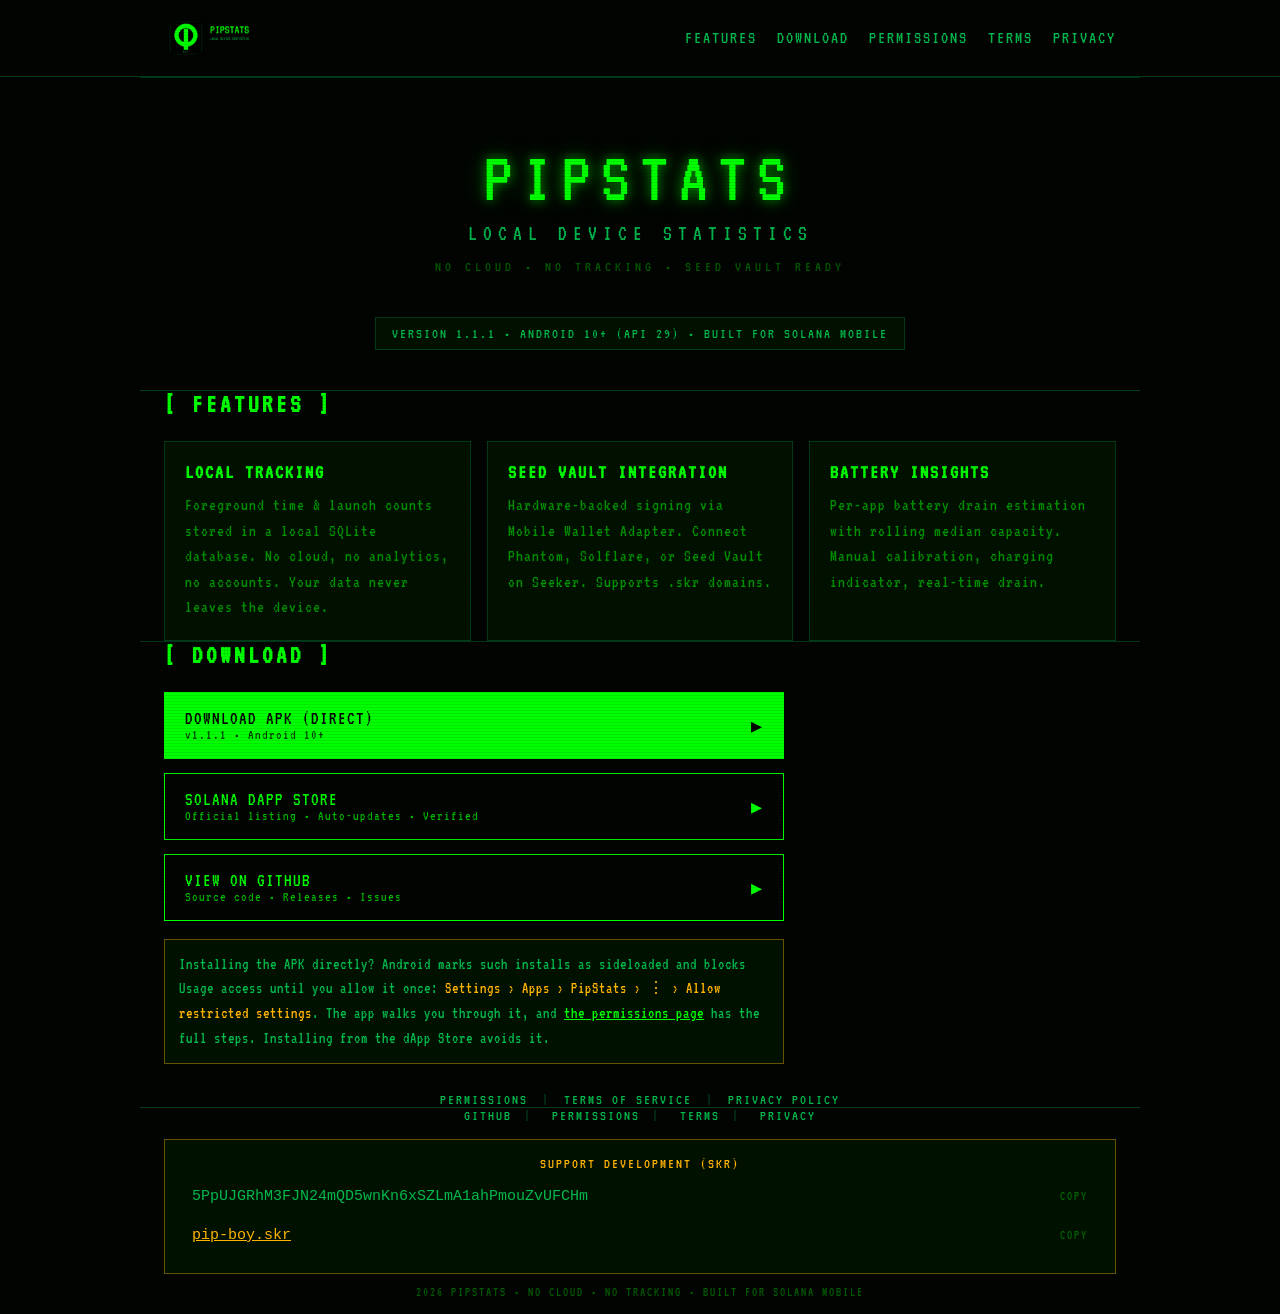
<file: web/index.html>
<!DOCTYPE html>
<html lang="en">
<head>
  <meta charset="UTF-8">
  <meta name="viewport" content="width=device-width, initial-scale=1.0">
  <title>PipStats — Local Device Statistics for Solana Mobile</title>
  <meta name="description" content="PipStats tracks app foreground time, launch counts, and per-app battery drain locally on your device. No cloud, no tracking. Built for Solana Mobile with Seed Vault integration.">

  <meta name="theme-color" content="#00FF00">
  <meta name="mobile-web-app-capable" content="yes">
  <meta name="apple-mobile-web-app-capable" content="yes">
  <meta name="apple-mobile-web-app-status-bar-style" content="black">
  <meta name="apple-mobile-web-app-title" content="PipStats">

  <!-- Open Graph -->
  <meta property="og:type" content="website">
  <meta property="og:title" content="PipStats — Local Device Statistics">
  <meta property="og:description" content="Track app usage & battery drain locally. Seed Vault ready. No cloud. No tracking.">
  <meta property="og:image" content="assets/banner.png">
  <meta name="twitter:card" content="summary_large_image">
  <meta name="twitter:title" content="PipStats — Local Device Statistics">
  <meta name="twitter:description" content="Track app usage & battery drain locally. Seed Vault ready. No cloud. No tracking.">
  <meta name="twitter:image" content="assets/banner.png">

  <link rel="icon" type="image/png" href="assets/favicon.png">
  <link rel="apple-touch-icon" href="assets/logo-icon.png">
  <link rel="preconnect" href="https://fonts.googleapis.com">
  <link rel="preconnect" href="https://fonts.gstatic.com" crossorigin>
  <link href="https://fonts.googleapis.com/css2?family=VT323&display=swap" rel="stylesheet">
  <link rel="stylesheet" href="styles.css">
</head>
<body>
  <header>
    <div class="wrap nav">
      <a class="brand" href="index.html" aria-label="PipStats home">
        <img src="assets/logo.png" alt="PipStats">
      </a>
      <ul>
        <li><a href="#features">FEATURES</a></li>
        <li><a href="#download">DOWNLOAD</a></li>
        <li><a href="permissions.html">PERMISSIONS</a></li>
        <li><a href="terms.html">TERMS</a></li>
        <li><a href="privacy.html">PRIVACY</a></li>
      </ul>
    </div>
  </header>

  <main>
    <section class="wrap hero">
      <h1>PIPSTATS</h1>
      <p class="sub">LOCAL DEVICE STATISTICS</p>
      <p class="tag">NO CLOUD &bull; NO TRACKING &bull; SEED VAULT READY</p>
      <div class="badge">VERSION 1.1.1 &bull; ANDROID 10+ (API 29) &bull; BUILT FOR SOLANA MOBILE</div>
    </section>

    <section id="features" class="wrap">
      <h2 class="section-title">[ FEATURES ]</h2>
      <div class="features">
        <div class="feature">
          <h3>LOCAL TRACKING</h3>
          <p>Foreground time &amp; launch counts stored in a local SQLite database. No cloud, no analytics, no accounts. Your data never leaves the device.</p>
        </div>
        <div class="feature">
          <h3>SEED VAULT INTEGRATION</h3>
          <p>Hardware-backed signing via Mobile Wallet Adapter. Connect Phantom, Solflare, or Seed Vault on Seeker. Supports .skr domains.</p>
        </div>
        <div class="feature">
          <h3>BATTERY INSIGHTS</h3>
          <p>Per-app battery drain estimation with rolling median capacity. Manual calibration, charging indicator, real-time drain.</p>
        </div>
      </div>
    </section>

    <section id="download" class="wrap">
      <h2 class="section-title">[ DOWNLOAD ]</h2>
      <div class="download">
        <a class="btn primary" href="https://github.com/ShevchukIhor/PipStats/releases/download/v1.1.1/v1.1.1.apk">
          <span class="lbl"><span class="t">DOWNLOAD APK (DIRECT)</span><span class="s">v1.1.1 &bull; Android 10+</span></span>
          <span class="arr">&#9656;</span>
        </a>
        <a class="btn" href="solanadappstore://details?id=com.pipstats.app">
          <span class="lbl"><span class="t">SOLANA DAPP STORE</span><span class="s">Official listing &bull; Auto-updates &bull; Verified</span></span>
          <span class="arr">&#9656;</span>
        </a>
        <a class="btn" href="https://github.com/ShevchukIhor/PipStats">
          <span class="lbl"><span class="t">VIEW ON GITHUB</span><span class="s">Source code &bull; Releases &bull; Issues</span></span>
          <span class="arr">&#9656;</span>
        </a>
      </div>
      <p class="sideload-note">Installing the APK directly? Android marks such installs
      as sideloaded and blocks Usage access until you allow it once:
      <em>Settings &rsaquo; Apps &rsaquo; PipStats &rsaquo; &#8942; &rsaquo; Allow restricted
      settings</em>. The app walks you through it, and
      <a href="permissions.html">the permissions page</a> has the full steps. Installing
      from the dApp Store avoids it.</p>
      <div class="legal-links">
        <a href="permissions.html">PERMISSIONS</a><span>|</span><a href="terms.html">TERMS OF SERVICE</a><span>|</span><a href="privacy.html">PRIVACY POLICY</a>
      </div>
    </section>

    <footer class="wrap">
      <div class="links">
        <a href="https://github.com/ShevchukIhor/PipStats">GITHUB</a><span>|</span>
        <a href="permissions.html">PERMISSIONS</a><span>|</span>
        <a href="terms.html">TERMS</a><span>|</span>
        <a href="privacy.html">PRIVACY</a>
      </div>
      <div class="donate">
        <div class="ttl">SUPPORT DEVELOPMENT (SKR)</div>
        <button type="button" class="copybtn" data-copy="5PpUJGRhM3FJN24mQD5wnKn6xSZLmA1ahPmouZvUFCHm">
          <code>5PpUJGRhM3FJN24mQD5wnKn6xSZLmA1ahPmouZvUFCHm</code><span class="ind" aria-hidden="true">COPY</span>
        </button>
        <button type="button" class="copybtn dom" data-copy="pip-boy.skr">
          <code>pip-boy.skr</code><span class="ind" aria-hidden="true">COPY</span>
        </button>
      </div>
      <p class="copy">2026 PIPSTATS &bull; NO CLOUD &bull; NO TRACKING &bull; BUILT FOR SOLANA MOBILE</p>
    </footer>
  </main>
  <script>
    document.querySelectorAll('.donate .copybtn').forEach(function (btn) {
      var ind = btn.querySelector('.ind');
      var revert;
      btn.addEventListener('click', function () {
        var text = btn.dataset.copy;
        var done = function (ok) {
          ind.textContent = ok ? 'COPIED' : 'SELECT & COPY';
          btn.classList.toggle('ok', ok);
          clearTimeout(revert);
          revert = setTimeout(function () {
            ind.textContent = 'COPY';
            btn.classList.remove('ok');
          }, 1600);
        };
        // clipboard.writeText needs a secure context; fall back to selecting
        // the text so the button still does something useful over plain http.
        if (navigator.clipboard && window.isSecureContext) {
          navigator.clipboard.writeText(text).then(function () { done(true); }, function () { done(false); });
        } else {
          var r = document.createRange();
          r.selectNodeContents(btn.querySelector('code'));
          var sel = window.getSelection();
          sel.removeAllRanges();
          sel.addRange(r);
          done(false);
        }
      });
    });
  </script>
</body>
</html>
</file>
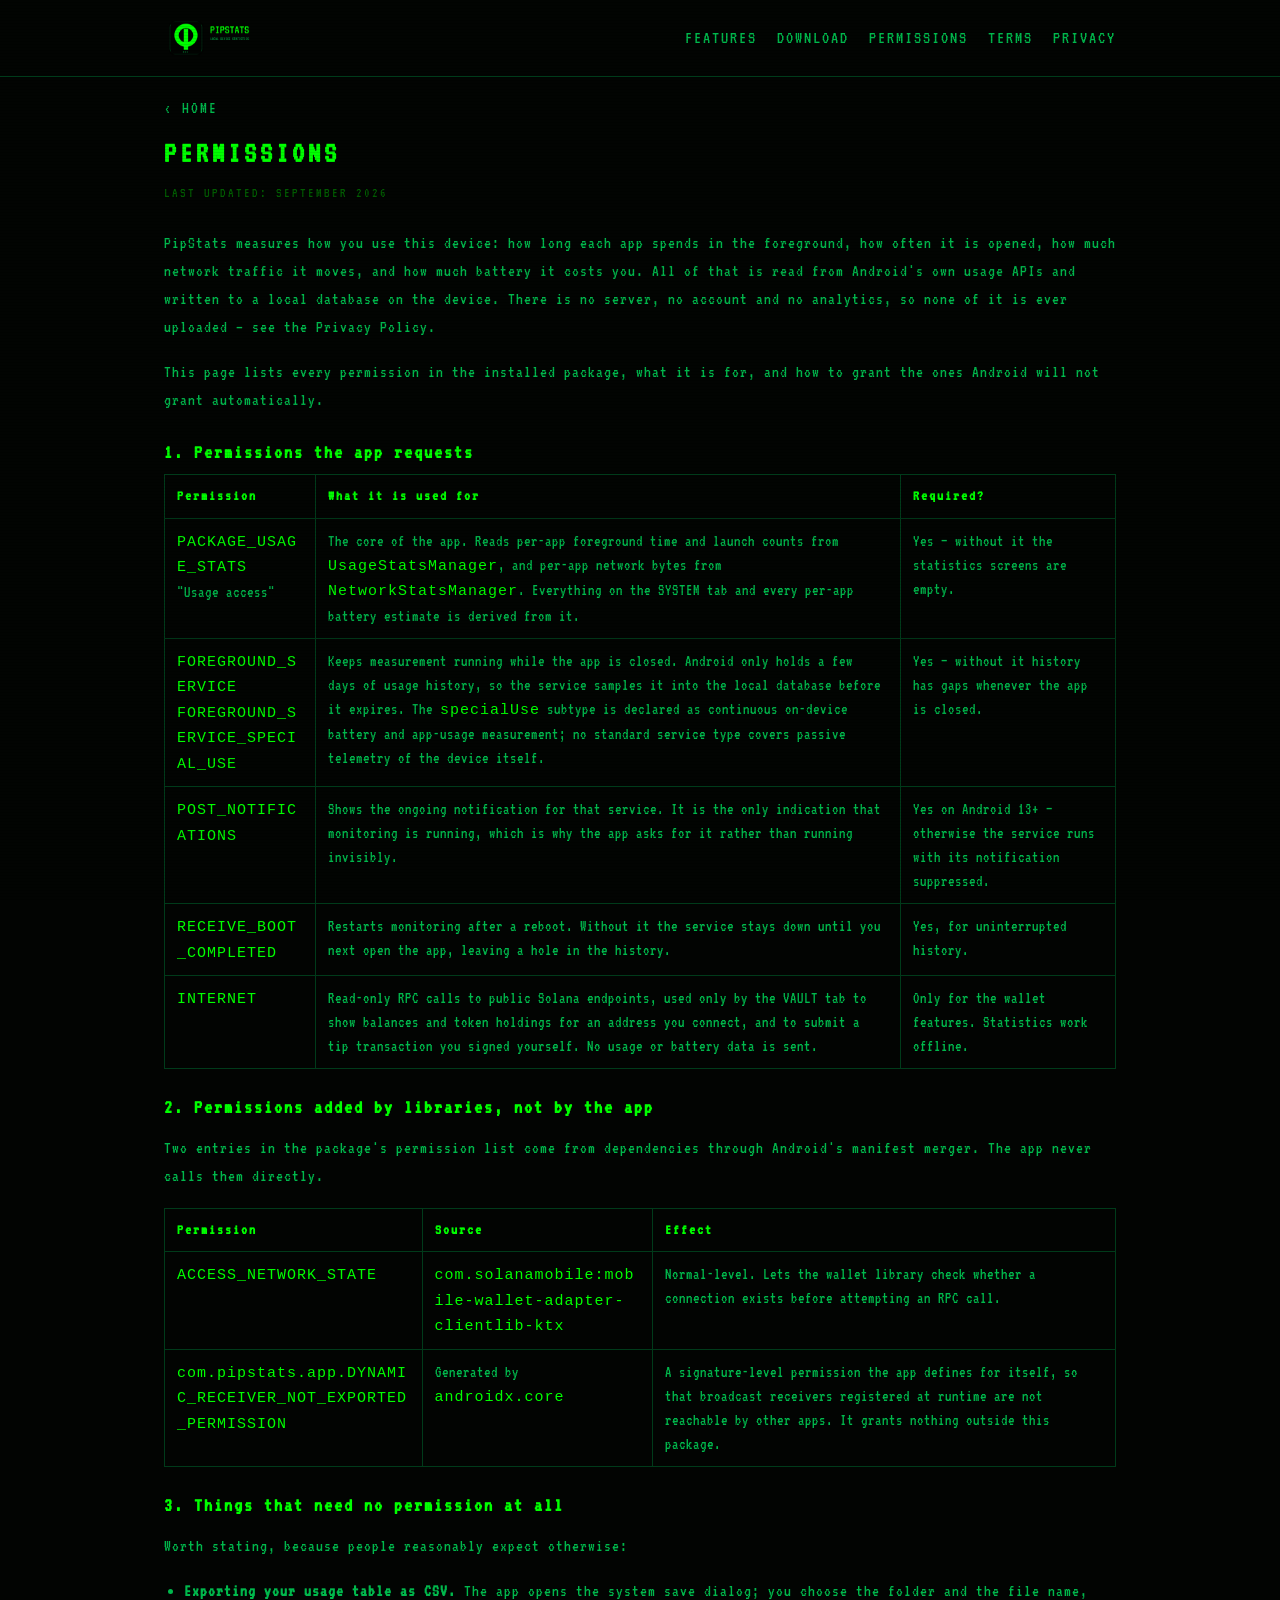
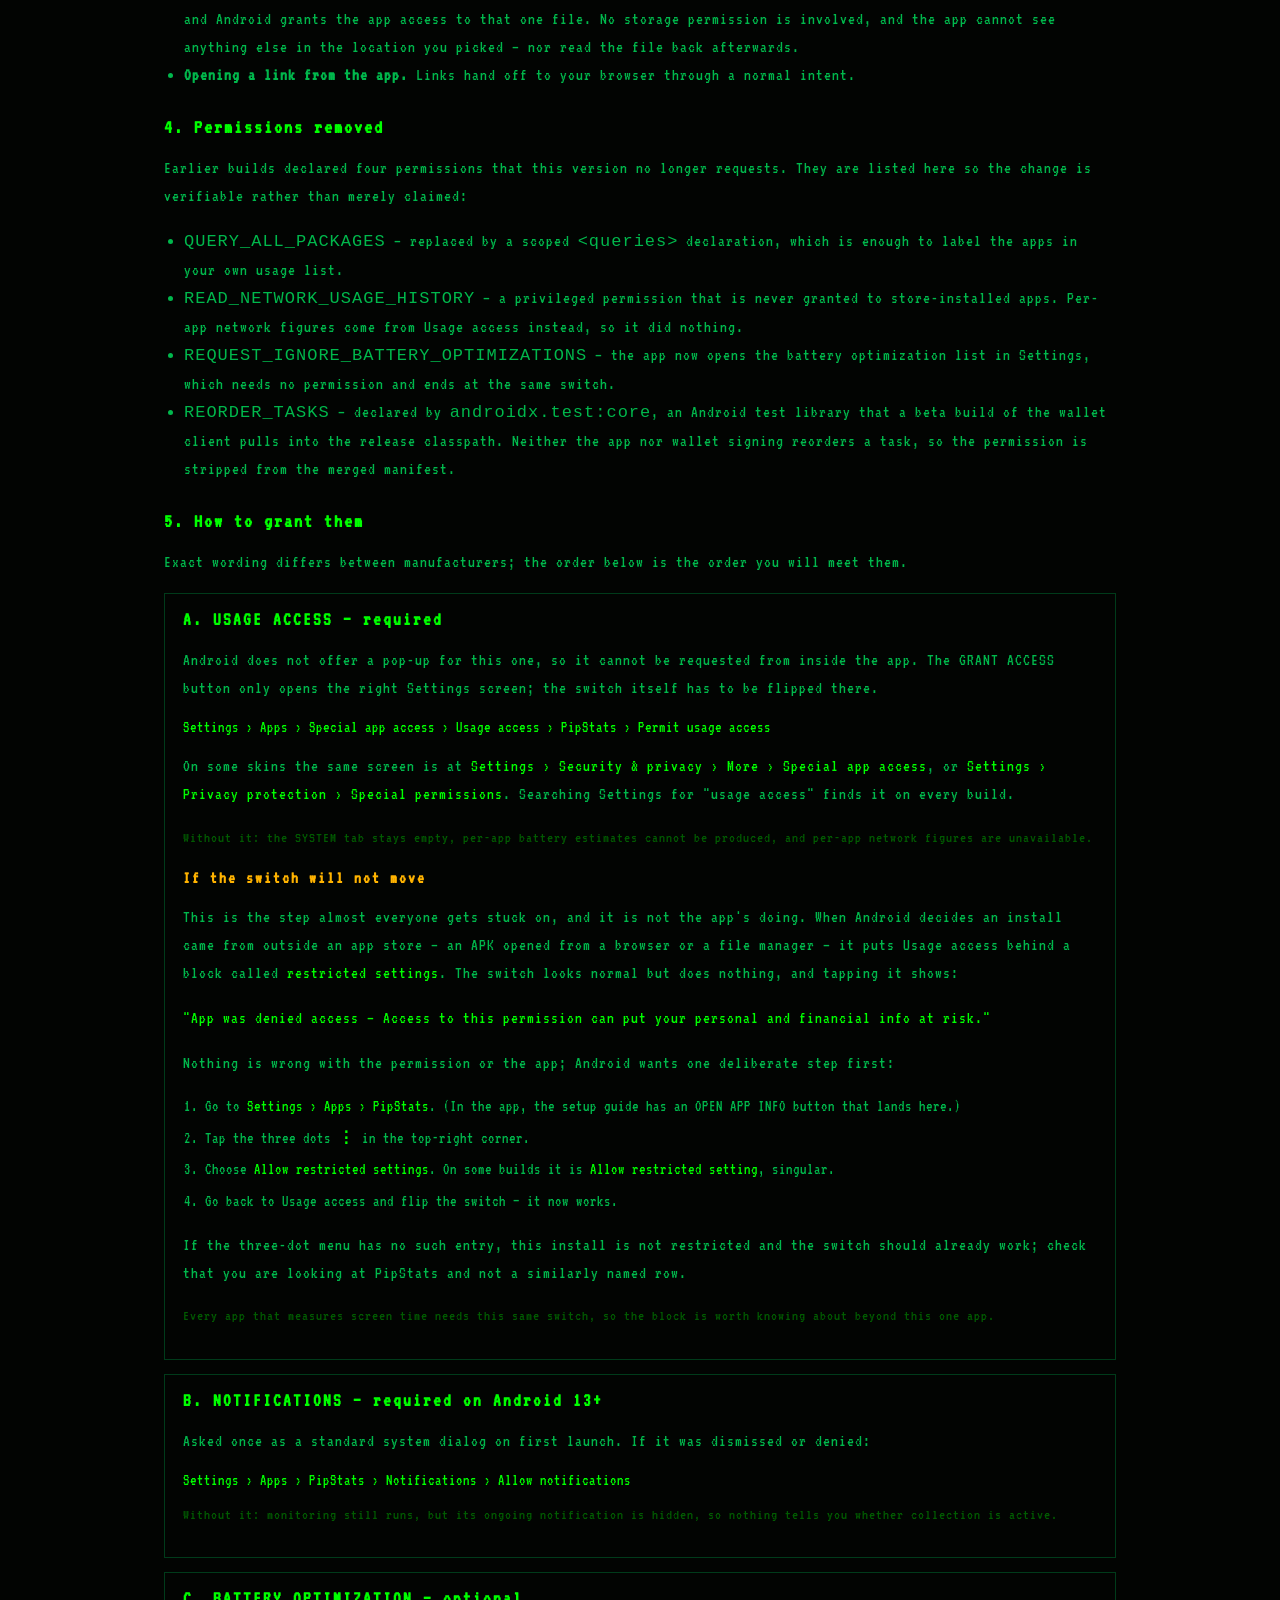
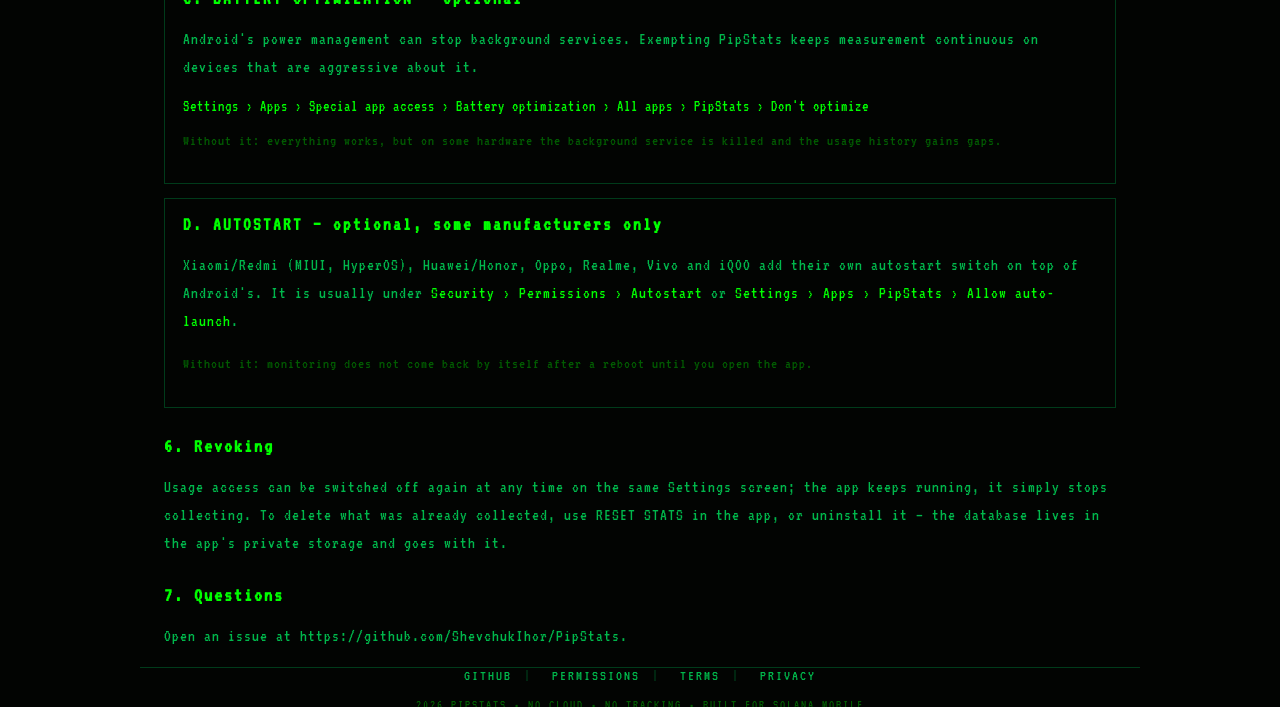
<file: web/permissions.html>
<!DOCTYPE html>
<html lang="en">
<head>
  <meta charset="UTF-8">
  <meta name="viewport" content="width=device-width, initial-scale=1.0">
  <title>Permissions — PipStats</title>
  <meta name="description" content="Every Android permission PipStats requests, why it is needed, and step-by-step instructions for granting each one.">
  <meta name="theme-color" content="#00FF00">
  <link rel="icon" type="image/png" href="assets/favicon.png">
  <link rel="apple-touch-icon" href="assets/logo-icon.png">
  <link href="https://fonts.googleapis.com/css2?family=VT323&display=swap" rel="stylesheet">
  <link rel="stylesheet" href="styles.css">
</head>
<body>
  <header>
    <div class="wrap nav">
      <a class="brand" href="index.html" aria-label="PipStats home">
        <img src="assets/logo.png" alt="PipStats">
      </a>
      <ul>
        <li><a href="index.html#features">FEATURES</a></li>
        <li><a href="index.html#download">DOWNLOAD</a></li>
        <li><a href="permissions.html">PERMISSIONS</a></li>
        <li><a href="terms.html">TERMS</a></li>
        <li><a href="privacy.html">PRIVACY</a></li>
      </ul>
    </div>
  </header>

  <main class="wrap legal">
    <p class="back"><a href="index.html">HOME</a></p>
    <h1>PERMISSIONS</h1>
    <p class="updated">LAST UPDATED: SEPTEMBER 2026</p>

    <p>PipStats measures how you use this device: how long each app spends in the
    foreground, how often it is opened, how much network traffic it moves, and how
    much battery it costs you. All of that is read from Android's own usage APIs and
    written to a local database on the device. There is no server, no account and no
    analytics, so none of it is ever uploaded &mdash; see the
    <a href="privacy.html">Privacy Policy</a>.</p>

    <p>This page lists every permission in the installed package, what it is for, and
    how to grant the ones Android will not grant automatically.</p>

    <h2>1. Permissions the app requests</h2>

    <table class="perms">
      <thead>
        <tr><th>Permission</th><th>What it is used for</th><th>Required?</th></tr>
      </thead>
      <tbody>
        <tr>
          <td data-label="PERMISSION"><code>PACKAGE_USAGE_STATS</code><br>"Usage access"</td>
          <td data-label="USED FOR">The core of the app. Reads per-app foreground time and launch
          counts from <code>UsageStatsManager</code>, and per-app network bytes from
          <code>NetworkStatsManager</code>. Everything on the SYSTEM tab and every
          per-app battery estimate is derived from it.</td>
          <td data-label="REQUIRED?">Yes &mdash; without it the statistics screens are empty.</td>
        </tr>
        <tr>
          <td data-label="PERMISSION"><code>FOREGROUND_SERVICE</code><br><code>FOREGROUND_SERVICE_SPECIAL_USE</code></td>
          <td data-label="USED FOR">Keeps measurement running while the app is closed. Android only
          holds a few days of usage history, so the service samples it into the local
          database before it expires. The <code>specialUse</code> subtype is declared as
          continuous on-device battery and app-usage measurement; no standard service
          type covers passive telemetry of the device itself.</td>
          <td data-label="REQUIRED?">Yes &mdash; without it history has gaps whenever the app is closed.</td>
        </tr>
        <tr>
          <td data-label="PERMISSION"><code>POST_NOTIFICATIONS</code></td>
          <td data-label="USED FOR">Shows the ongoing notification for that service. It is the only
          indication that monitoring is running, which is why the app asks for it rather
          than running invisibly.</td>
          <td data-label="REQUIRED?">Yes on Android 13+ &mdash; otherwise the service runs with its
          notification suppressed.</td>
        </tr>
        <tr>
          <td data-label="PERMISSION"><code>RECEIVE_BOOT_COMPLETED</code></td>
          <td data-label="USED FOR">Restarts monitoring after a reboot. Without it the service stays
          down until you next open the app, leaving a hole in the history.</td>
          <td data-label="REQUIRED?">Yes, for uninterrupted history.</td>
        </tr>
        <tr>
          <td data-label="PERMISSION"><code>INTERNET</code></td>
          <td data-label="USED FOR">Read-only RPC calls to public Solana endpoints, used only by the
          VAULT tab to show balances and token holdings for an address you connect, and to
          submit a tip transaction you signed yourself. No usage or battery data is sent.</td>
          <td data-label="REQUIRED?">Only for the wallet features. Statistics work offline.</td>
        </tr>
      </tbody>
    </table>

    <h2>2. Permissions added by libraries, not by the app</h2>
    <p>Two entries in the package's permission list come from dependencies through
    Android's manifest merger. The app never calls them directly.</p>
    <table class="perms">
      <thead>
        <tr><th>Permission</th><th>Source</th><th>Effect</th></tr>
      </thead>
      <tbody>
        <tr>
          <td data-label="PERMISSION"><code>ACCESS_NETWORK_STATE</code></td>
          <td data-label="SOURCE"><code>com.solanamobile:mobile-wallet-adapter-clientlib-ktx</code></td>
          <td data-label="EFFECT">Normal-level. Lets the wallet library check whether a connection
          exists before attempting an RPC call.</td>
        </tr>
        <tr>
          <td data-label="PERMISSION"><code>com.pipstats.app.DYNAMIC_RECEIVER_NOT_EXPORTED_PERMISSION</code></td>
          <td data-label="SOURCE">Generated by <code>androidx.core</code></td>
          <td data-label="EFFECT">A signature-level permission the app defines for itself, so that
          broadcast receivers registered at runtime are not reachable by other apps. It
          grants nothing outside this package.</td>
        </tr>
      </tbody>
    </table>

    <h2>3. Things that need no permission at all</h2>
    <p>Worth stating, because people reasonably expect otherwise:</p>
    <ul>
      <li><strong>Exporting your usage table as CSV.</strong> The app opens the
      system save dialog; you choose the folder and the file name, and Android
      grants the app access to that one file. No storage permission is involved,
      and the app cannot see anything else in the location you picked &mdash; nor
      read the file back afterwards.</li>
      <li><strong>Opening a link from the app.</strong> Links hand off to your
      browser through a normal intent.</li>
    </ul>

    <h2>4. Permissions removed</h2>
    <p>Earlier builds declared four permissions that this version no longer requests.
    They are listed here so the change is verifiable rather than merely claimed:</p>
    <ul>
      <li><code>QUERY_ALL_PACKAGES</code> &mdash; replaced by a scoped
      <code>&lt;queries&gt;</code> declaration, which is enough to label the apps in
      your own usage list.</li>
      <li><code>READ_NETWORK_USAGE_HISTORY</code> &mdash; a privileged permission that
      is never granted to store-installed apps. Per-app network figures come from
      Usage access instead, so it did nothing.</li>
      <li><code>REQUEST_IGNORE_BATTERY_OPTIMIZATIONS</code> &mdash; the app now opens
      the battery optimization list in Settings, which needs no permission and ends at
      the same switch.</li>
      <li><code>REORDER_TASKS</code> &mdash; declared by <code>androidx.test:core</code>,
      an Android test library that a beta build of the wallet client pulls into the
      release classpath. Neither the app nor wallet signing reorders a task, so the
      permission is stripped from the merged manifest.</li>
    </ul>

    <h2>5. How to grant them</h2>
    <p>Exact wording differs between manufacturers; the order below is the order you
    will meet them.</p>

    <div class="steps">
      <div class="step">
        <h3>A. USAGE ACCESS &mdash; required</h3>
        <p>Android does not offer a pop-up for this one, so it cannot be requested from
        inside the app. The GRANT ACCESS button only opens the right Settings screen;
        the switch itself has to be flipped there.</p>
        <span class="path">Settings &rsaquo; Apps &rsaquo; Special app access &rsaquo; Usage access &rsaquo; PipStats &rsaquo; Permit usage access</span>
        <p>On some skins the same screen is at <em>Settings &rsaquo; Security &amp; privacy
        &rsaquo; More &rsaquo; Special app access</em>, or <em>Settings &rsaquo; Privacy
        protection &rsaquo; Special permissions</em>. Searching Settings for
        "usage access" finds it on every build.</p>
        <p class="miss">Without it: the SYSTEM tab stays empty, per-app battery estimates
        cannot be produced, and per-app network figures are unavailable.</p>

        <h4>If the switch will not move</h4>
        <p>This is the step almost everyone gets stuck on, and it is not the app's
        doing. When Android decides an install came from outside an app store &mdash;
        an APK opened from a browser or a file manager &mdash; it puts Usage access
        behind a block called <em>restricted settings</em>. The switch looks normal
        but does nothing, and tapping it shows:</p>
        <p><em>"App was denied access &mdash; Access to this permission can put your
        personal and financial info at risk."</em></p>
        <p>Nothing is wrong with the permission or the app; Android wants one
        deliberate step first:</p>
        <ol>
          <li>Go to <em>Settings &rsaquo; Apps &rsaquo; PipStats</em>. (In the app, the
          setup guide has an OPEN APP INFO button that lands here.)</li>
          <li>Tap the three dots <strong>&#8942;</strong> in the top-right corner.</li>
          <li>Choose <em>Allow restricted settings</em>. On some builds it is
          <em>Allow restricted setting</em>, singular.</li>
          <li>Go back to Usage access and flip the switch &mdash; it now works.</li>
        </ol>
        <p>If the three-dot menu has no such entry, this install is not restricted and
        the switch should already work; check that you are looking at PipStats and not
        a similarly named row.</p>
        <p class="miss">Every app that measures screen time needs this same switch, so
        the block is worth knowing about beyond this one app.</p>
      </div>

      <div class="step">
        <h3>B. NOTIFICATIONS &mdash; required on Android 13+</h3>
        <p>Asked once as a standard system dialog on first launch. If it was dismissed
        or denied:</p>
        <span class="path">Settings &rsaquo; Apps &rsaquo; PipStats &rsaquo; Notifications &rsaquo; Allow notifications</span>
        <p class="miss">Without it: monitoring still runs, but its ongoing notification is
        hidden, so nothing tells you whether collection is active.</p>
      </div>

      <div class="step">
        <h3>C. BATTERY OPTIMIZATION &mdash; optional</h3>
        <p>Android's power management can stop background services. Exempting PipStats
        keeps measurement continuous on devices that are aggressive about it.</p>
        <span class="path">Settings &rsaquo; Apps &rsaquo; Special app access &rsaquo; Battery optimization &rsaquo; All apps &rsaquo; PipStats &rsaquo; Don't optimize</span>
        <p class="miss">Without it: everything works, but on some hardware the background
        service is killed and the usage history gains gaps.</p>
      </div>

      <div class="step">
        <h3>D. AUTOSTART &mdash; optional, some manufacturers only</h3>
        <p>Xiaomi/Redmi (MIUI, HyperOS), Huawei/Honor, Oppo, Realme, Vivo and iQOO add
        their own autostart switch on top of Android's. It is usually under
        <em>Security &rsaquo; Permissions &rsaquo; Autostart</em> or
        <em>Settings &rsaquo; Apps &rsaquo; PipStats &rsaquo; Allow auto-launch</em>.</p>
        <p class="miss">Without it: monitoring does not come back by itself after a reboot
        until you open the app.</p>
      </div>
    </div>

    <h2>6. Revoking</h2>
    <p>Usage access can be switched off again at any time on the same Settings screen;
    the app keeps running, it simply stops collecting. To delete what was already
    collected, use RESET STATS in the app, or uninstall it &mdash; the database lives
    in the app's private storage and goes with it.</p>

    <h2>7. Questions</h2>
    <p>Open an issue at <a href="https://github.com/ShevchukIhor/PipStats">https://github.com/ShevchukIhor/PipStats</a>.</p>
  </main>

  <footer class="wrap">
    <div class="links">
      <a href="https://github.com/ShevchukIhor/PipStats">GITHUB</a><span>|</span>
      <a href="permissions.html">PERMISSIONS</a><span>|</span>
      <a href="terms.html">TERMS</a><span>|</span>
      <a href="privacy.html">PRIVACY</a>
    </div>
    <p class="copy">2026 PIPSTATS &bull; NO CLOUD &bull; NO TRACKING &bull; BUILT FOR SOLANA MOBILE</p>
  </footer>
</body>
</html>
</file>
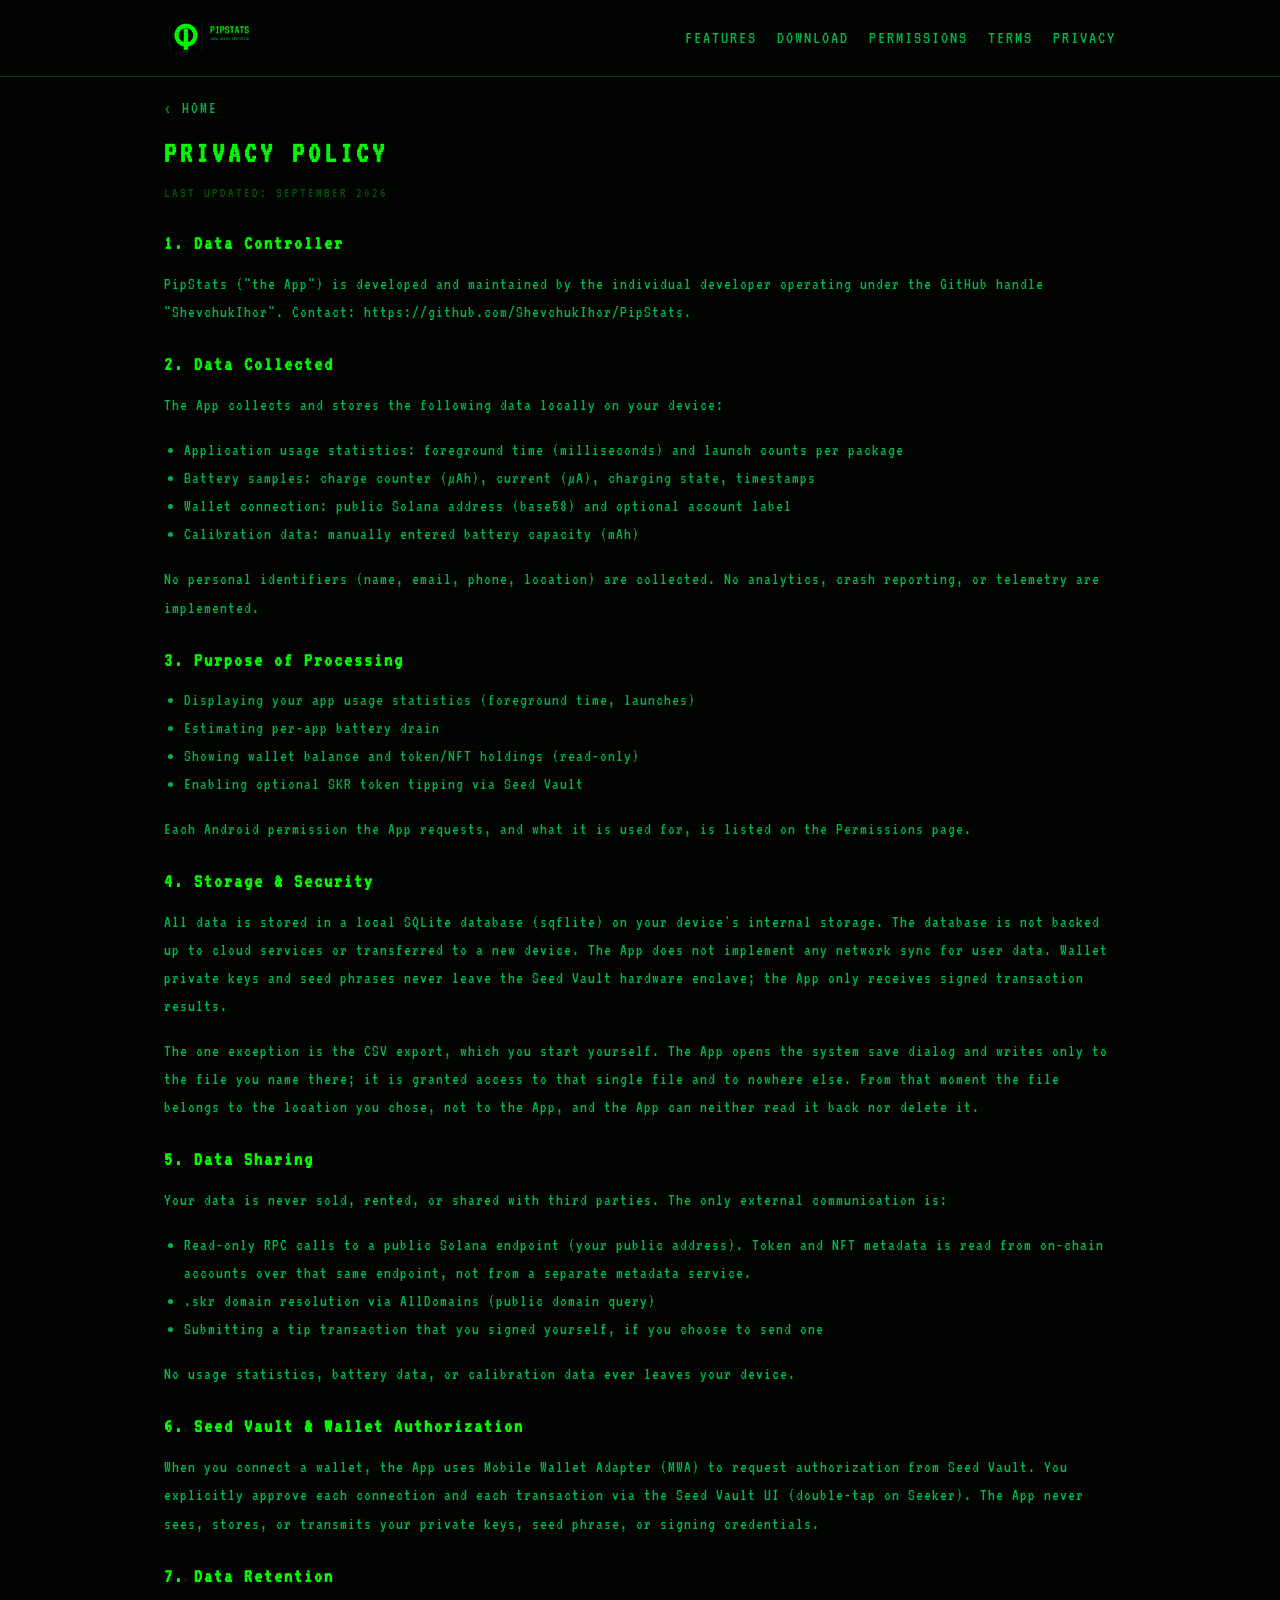
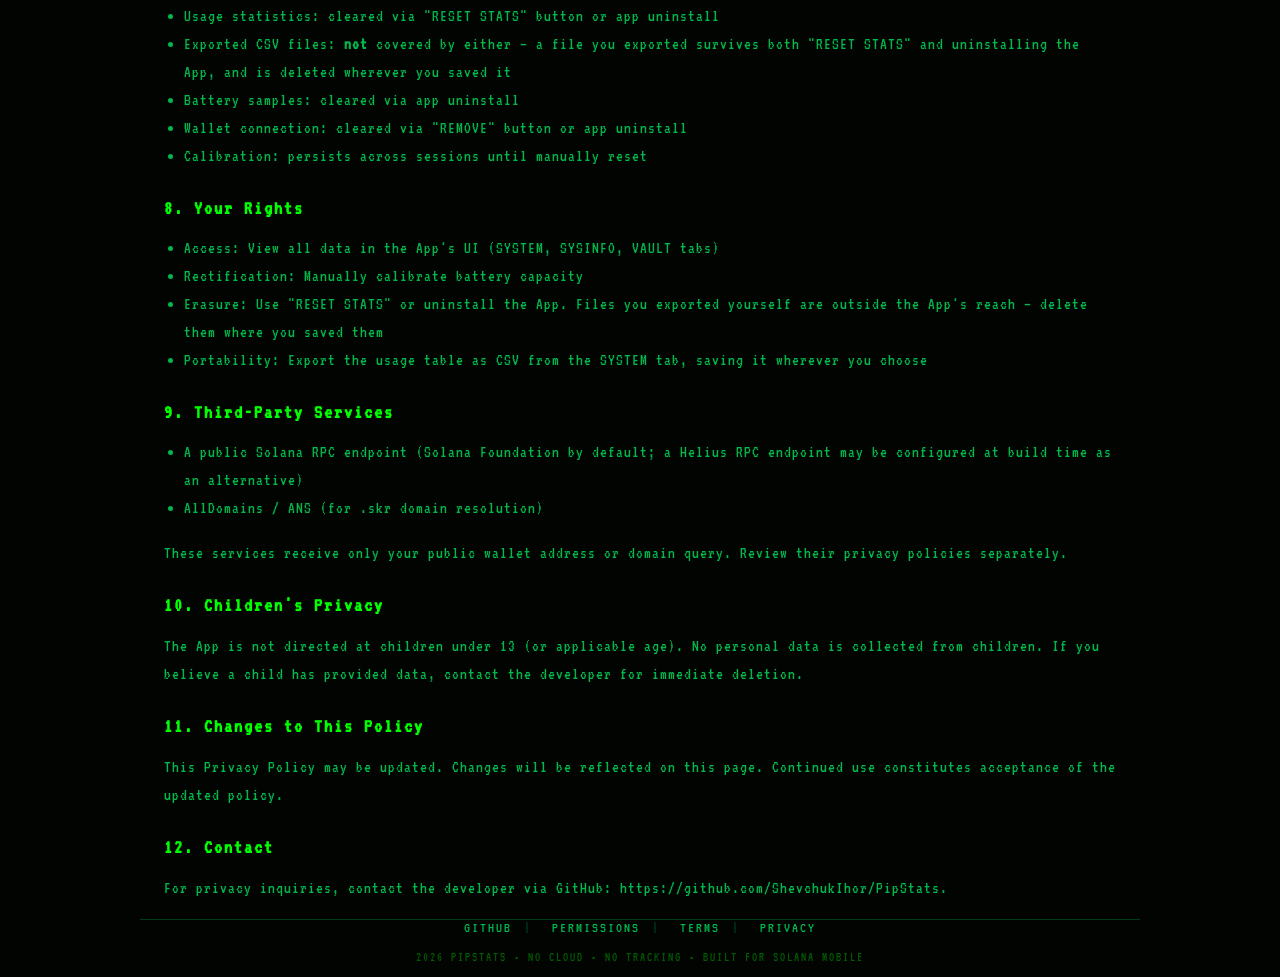
<file: web/privacy.html>
<!DOCTYPE html>
<html lang="en">
<head>
  <meta charset="UTF-8">
  <meta name="viewport" content="width=device-width, initial-scale=1.0">
  <title>Privacy Policy — PipStats</title>
  <meta name="description" content="PipStats Privacy Policy.">
  <meta name="theme-color" content="#00FF00">
  <link rel="icon" type="image/png" href="assets/favicon.png">
  <link rel="apple-touch-icon" href="assets/logo-icon.png">
  <link href="https://fonts.googleapis.com/css2?family=VT323&display=swap" rel="stylesheet">
  <link rel="stylesheet" href="styles.css">
</head>
<body>
  <header>
    <div class="wrap nav">
      <a class="brand" href="index.html" aria-label="PipStats home">
        <img src="assets/logo.png" alt="PipStats">
      </a>
      <ul>
        <li><a href="index.html#features">FEATURES</a></li>
        <li><a href="index.html#download">DOWNLOAD</a></li>
        <li><a href="permissions.html">PERMISSIONS</a></li>
        <li><a href="terms.html">TERMS</a></li>
        <li><a href="privacy.html">PRIVACY</a></li>
      </ul>
    </div>
  </header>

  <main class="wrap legal">
    <p class="back"><a href="index.html">HOME</a></p>
    <h1>PRIVACY POLICY</h1>
    <p class="updated">LAST UPDATED: SEPTEMBER 2026</p>

    <h2>1. Data Controller</h2>
    <p>PipStats ("the App") is developed and maintained by the individual developer operating under the GitHub handle "ShevchukIhor". Contact: <a href="https://github.com/ShevchukIhor/PipStats">https://github.com/ShevchukIhor/PipStats</a>.</p>

    <h2>2. Data Collected</h2>
    <p>The App collects and stores the following data locally on your device:</p>
    <ul>
      <li>Application usage statistics: foreground time (milliseconds) and launch counts per package</li>
      <li>Battery samples: charge counter (µAh), current (µA), charging state, timestamps</li>
      <li>Wallet connection: public Solana address (base58) and optional account label</li>
      <li>Calibration data: manually entered battery capacity (mAh)</li>
    </ul>
    <p>No personal identifiers (name, email, phone, location) are collected. No analytics, crash reporting, or telemetry are implemented.</p>

    <h2>3. Purpose of Processing</h2>
    <ul>
      <li>Displaying your app usage statistics (foreground time, launches)</li>
      <li>Estimating per-app battery drain</li>
      <li>Showing wallet balance and token/NFT holdings (read-only)</li>
      <li>Enabling optional SKR token tipping via Seed Vault</li>
    </ul>

    <p>Each Android permission the App requests, and what it is used for, is listed on the <a href="permissions.html">Permissions</a> page.</p>

    <h2>4. Storage &amp; Security</h2>
    <p>All data is stored in a local SQLite database (sqflite) on your device's internal storage. The database is not backed up to cloud services or transferred to a new device. The App does not implement any network sync for user data. Wallet private keys and seed phrases never leave the Seed Vault hardware enclave; the App only receives signed transaction results.</p>
    <p>The one exception is the CSV export, which you start yourself. The App opens the system save dialog and writes only to the file you name there; it is granted access to that single file and to nowhere else. From that moment the file belongs to the location you chose, not to the App, and the App can neither read it back nor delete it.</p>

    <h2>5. Data Sharing</h2>
    <p>Your data is never sold, rented, or shared with third parties. The only external communication is:</p>
    <ul>
      <li>Read-only RPC calls to a public Solana endpoint (your public address). Token and NFT metadata is read from on-chain accounts over that same endpoint, not from a separate metadata service.</li>
      <li>.skr domain resolution via AllDomains (public domain query)</li>
      <li>Submitting a tip transaction that you signed yourself, if you choose to send one</li>
    </ul>
    <p>No usage statistics, battery data, or calibration data ever leaves your device.</p>

    <h2>6. Seed Vault &amp; Wallet Authorization</h2>
    <p>When you connect a wallet, the App uses Mobile Wallet Adapter (MWA) to request authorization from Seed Vault. You explicitly approve each connection and each transaction via the Seed Vault UI (double-tap on Seeker). The App never sees, stores, or transmits your private keys, seed phrase, or signing credentials.</p>

    <h2>7. Data Retention</h2>
    <ul>
      <li>Usage statistics: cleared via "RESET STATS" button or app uninstall</li>
      <li>Exported CSV files: <strong>not</strong> covered by either — a file you exported survives both "RESET STATS" and uninstalling the App, and is deleted wherever you saved it</li>
      <li>Battery samples: cleared via app uninstall</li>
      <li>Wallet connection: cleared via "REMOVE" button or app uninstall</li>
      <li>Calibration: persists across sessions until manually reset</li>
    </ul>

    <h2>8. Your Rights</h2>
    <ul>
      <li>Access: View all data in the App's UI (SYSTEM, SYSINFO, VAULT tabs)</li>
      <li>Rectification: Manually calibrate battery capacity</li>
      <li>Erasure: Use "RESET STATS" or uninstall the App. Files you exported yourself are outside the App's reach — delete them where you saved them</li>
      <li>Portability: Export the usage table as CSV from the SYSTEM tab, saving it wherever you choose</li>
    </ul>

    <h2>9. Third-Party Services</h2>
    <ul>
      <li>A public Solana RPC endpoint (Solana Foundation by default; a Helius RPC endpoint may be configured at build time as an alternative)</li>
      <li>AllDomains / ANS (for .skr domain resolution)</li>
    </ul>
    <p>These services receive only your public wallet address or domain query. Review their privacy policies separately.</p>

    <h2>10. Children's Privacy</h2>
    <p>The App is not directed at children under 13 (or applicable age). No personal data is collected from children. If you believe a child has provided data, contact the developer for immediate deletion.</p>

    <h2>11. Changes to This Policy</h2>
    <p>This Privacy Policy may be updated. Changes will be reflected on this page. Continued use constitutes acceptance of the updated policy.</p>

    <h2>12. Contact</h2>
    <p>For privacy inquiries, contact the developer via GitHub: <a href="https://github.com/ShevchukIhor/PipStats">https://github.com/ShevchukIhor/PipStats</a>.</p>
  </main>

  <footer class="wrap">
    <div class="links">
      <a href="https://github.com/ShevchukIhor/PipStats">GITHUB</a><span>|</span>
      <a href="permissions.html">PERMISSIONS</a><span>|</span>
      <a href="terms.html">TERMS</a><span>|</span>
      <a href="privacy.html">PRIVACY</a>
    </div>
    <p class="copy">2026 PIPSTATS &bull; NO CLOUD &bull; NO TRACKING &bull; BUILT FOR SOLANA MOBILE</p>
  </footer>
</body>
</html>
</file>
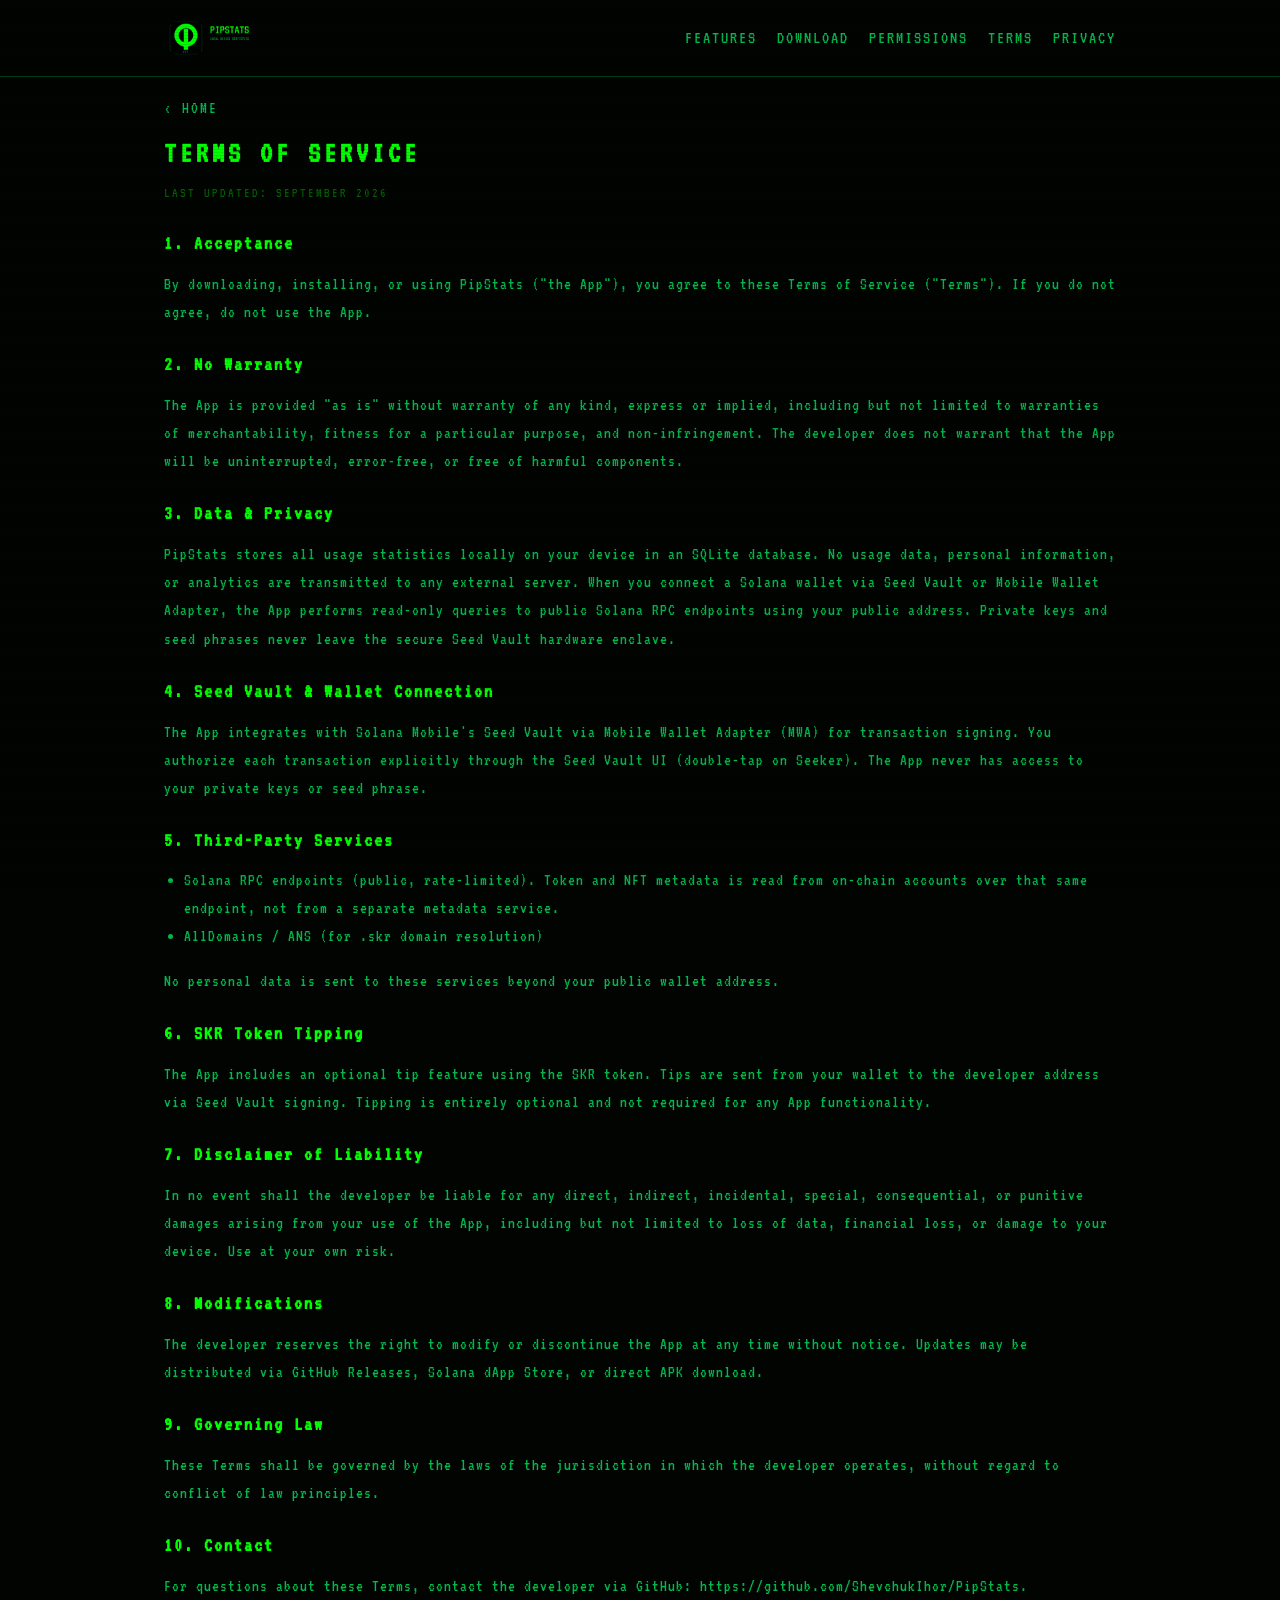
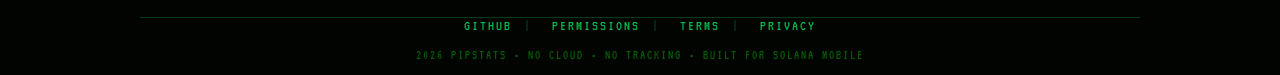
<file: web/terms.html>
<!DOCTYPE html>
<html lang="en">
<head>
  <meta charset="UTF-8">
  <meta name="viewport" content="width=device-width, initial-scale=1.0">
  <title>Terms of Service — PipStats</title>
  <meta name="description" content="PipStats Terms of Service.">
  <meta name="theme-color" content="#00FF00">
  <link rel="icon" type="image/png" href="assets/favicon.png">
  <link rel="apple-touch-icon" href="assets/logo-icon.png">
  <link href="https://fonts.googleapis.com/css2?family=VT323&display=swap" rel="stylesheet">
  <link rel="stylesheet" href="styles.css">
</head>
<body>
  <header>
    <div class="wrap nav">
      <a class="brand" href="index.html" aria-label="PipStats home">
        <img src="assets/logo.png" alt="PipStats">
      </a>
      <ul>
        <li><a href="index.html#features">FEATURES</a></li>
        <li><a href="index.html#download">DOWNLOAD</a></li>
        <li><a href="permissions.html">PERMISSIONS</a></li>
        <li><a href="terms.html">TERMS</a></li>
        <li><a href="privacy.html">PRIVACY</a></li>
      </ul>
    </div>
  </header>

  <main class="wrap legal">
    <p class="back"><a href="index.html">HOME</a></p>
    <h1>TERMS OF SERVICE</h1>
    <p class="updated">LAST UPDATED: SEPTEMBER 2026</p>

    <h2>1. Acceptance</h2>
    <p>By downloading, installing, or using PipStats ("the App"), you agree to these Terms of Service ("Terms"). If you do not agree, do not use the App.</p>

    <h2>2. No Warranty</h2>
    <p>The App is provided "as is" without warranty of any kind, express or implied, including but not limited to warranties of merchantability, fitness for a particular purpose, and non-infringement. The developer does not warrant that the App will be uninterrupted, error-free, or free of harmful components.</p>

    <h2>3. Data &amp; Privacy</h2>
    <p>PipStats stores all usage statistics locally on your device in an SQLite database. No usage data, personal information, or analytics are transmitted to any external server. When you connect a Solana wallet via Seed Vault or Mobile Wallet Adapter, the App performs read-only queries to public Solana RPC endpoints using your public address. Private keys and seed phrases never leave the secure Seed Vault hardware enclave.</p>

    <h2>4. Seed Vault &amp; Wallet Connection</h2>
    <p>The App integrates with Solana Mobile's Seed Vault via Mobile Wallet Adapter (MWA) for transaction signing. You authorize each transaction explicitly through the Seed Vault UI (double-tap on Seeker). The App never has access to your private keys or seed phrase.</p>

    <h2>5. Third-Party Services</h2>
    <ul>
      <li>Solana RPC endpoints (public, rate-limited). Token and NFT metadata is read from on-chain accounts over that same endpoint, not from a separate metadata service.</li>
      <li>AllDomains / ANS (for .skr domain resolution)</li>
    </ul>
    <p>No personal data is sent to these services beyond your public wallet address.</p>

    <h2>6. SKR Token Tipping</h2>
    <p>The App includes an optional tip feature using the SKR token. Tips are sent from your wallet to the developer address via Seed Vault signing. Tipping is entirely optional and not required for any App functionality.</p>

    <h2>7. Disclaimer of Liability</h2>
    <p>In no event shall the developer be liable for any direct, indirect, incidental, special, consequential, or punitive damages arising from your use of the App, including but not limited to loss of data, financial loss, or damage to your device. Use at your own risk.</p>

    <h2>8. Modifications</h2>
    <p>The developer reserves the right to modify or discontinue the App at any time without notice. Updates may be distributed via GitHub Releases, Solana dApp Store, or direct APK download.</p>

    <h2>9. Governing Law</h2>
    <p>These Terms shall be governed by the laws of the jurisdiction in which the developer operates, without regard to conflict of law principles.</p>

    <h2>10. Contact</h2>
    <p>For questions about these Terms, contact the developer via GitHub: <a href="https://github.com/ShevchukIhor/PipStats">https://github.com/ShevchukIhor/PipStats</a>.</p>
  </main>

  <footer class="wrap">
    <div class="links">
      <a href="https://github.com/ShevchukIhor/PipStats">GITHUB</a><span>|</span>
      <a href="permissions.html">PERMISSIONS</a><span>|</span>
      <a href="terms.html">TERMS</a><span>|</span>
      <a href="privacy.html">PRIVACY</a>
    </div>
    <p class="copy">2026 PIPSTATS &bull; NO CLOUD &bull; NO TRACKING &bull; BUILT FOR SOLANA MOBILE</p>
  </footer>
</body>
</html>
</file>
<file: web/styles.css>
/* PipStats landing — CRT terminal theme */
:root {
  --primary: #00ff00;
  --dim: #00b84c;
  --dark: #003b1a;
  --bg: #020402;
  --panel: #001100;
  --battery: #ffb300;
  --muted: rgba(0, 255, 0, 0.55);
  --faint: rgba(0, 255, 0, 0.35);
}

* { box-sizing: border-box; }

html, body {
  margin: 0;
  padding: 0;
  background: var(--bg);
  color: var(--primary);
  font-family: "VT323", "Courier New", ui-monospace, SFMono-Regular, Menlo, monospace;
  letter-spacing: 1px;
}

a { color: inherit; text-decoration: none; }
a:hover { text-shadow: 0 0 8px var(--primary); }

/* CRT scanlines overlay */
body::after {
  content: "";
  position: fixed;
  inset: 0;
  pointer-events: none;
  background: repeating-linear-gradient(
    to bottom,
    transparent 0,
    transparent 2px,
    rgba(0, 0, 0, 0.18) 2px,
    rgba(0, 0, 0, 0.18) 3px
  );
  opacity: 0.5;
  z-index: 999;
}

.wrap { max-width: 1000px; margin: 0 auto; padding: 0 24px; }

/* Header / nav */
header {
  border-bottom: 1px solid var(--dark);
  padding: 16px 0;
}
.nav {
  display: flex;
  align-items: center;
  justify-content: space-between;
  flex-wrap: wrap;
  gap: 12px;
}
.nav .brand img { height: 44px; display: block; }
.nav ul {
  list-style: none;
  margin: 0;
  padding: 0;
  display: flex;
  gap: 20px;
  font-size: 18px;
  letter-spacing: 2px;
}
.nav a { color: var(--dim); }
.nav a:hover { color: var(--primary); }

/* Hero */
.hero { text-align: center; padding: 64px 0 40px; }
.hero h1 {
  margin: 0 0 8px;
  font-size: clamp(44px, 9vw, 72px);
  font-weight: normal;
  letter-spacing: 10px;
  text-shadow: 0 0 12px rgba(0,255,0,0.6), 0 0 30px rgba(0,255,0,0.25);
}
.hero .sub {
  font-size: 22px;
  color: var(--dim);
  letter-spacing: 6px;
  margin: 0 0 8px;
}
.hero .tag { color: var(--faint); letter-spacing: 4px; font-size: 15px; }
.hero .badge {
  display: inline-block;
  margin-top: 28px;
  padding: 8px 16px;
  border: 1px solid var(--dark);
  background: var(--panel);
  color: var(--dim);
  font-size: 15px;
  letter-spacing: 2px;
}
.hero .hero-logo { max-width: 360px; width: 100%; margin: 0 auto 24px; display: block; }

/* Sections */
section { padding: 40px 0; border-top: 1px solid var(--dark); }
.section-title {
  font-size: 26px;
  letter-spacing: 4px;
  color: var(--primary);
  margin: 0 0 24px;
}

/* Features */
.features { display: grid; grid-template-columns: repeat(auto-fit, minmax(240px, 1fr)); gap: 16px; }
.feature {
  border: 1px solid var(--dark);
  background: var(--panel);
  padding: 20px;
}
.feature h3 { margin: 0 0 10px; font-size: 20px; letter-spacing: 2px; }
.feature p { margin: 0; color: var(--muted); line-height: 1.5; font-size: 17px; }

/* Download */
.download { max-width: 620px; }
.btn {
  display: flex;
  align-items: center;
  justify-content: space-between;
  gap: 12px;
  padding: 16px 20px;
  margin-bottom: 14px;
  border: 1px solid var(--primary);
  color: var(--primary);
  font-size: 18px;
  letter-spacing: 1px;
}
.btn.primary { background: var(--primary); color: var(--bg); }
.btn .lbl { display: flex; flex-direction: column; }
.btn .lbl .t { font-size: 19px; letter-spacing: 1px; }
.btn .lbl .s { font-size: 14px; opacity: 0.7; letter-spacing: 1px; }
.btn.primary .lbl .s { opacity: 0.75; }
.btn .arr { font-size: 22px; }

.legal-links {
  text-align: center;
  margin-top: 28px;
  font-size: 15px;
  letter-spacing: 2px;
}
.legal-links a { color: var(--dim); }
.legal-links span { margin: 0 14px; color: var(--dark); }

/* Donate */
.donate {
  border: 1px solid rgba(255,179,0,0.4);
  background: var(--panel);
  padding: 16px;
  margin-top: 8px;
}
.donate .ttl { color: var(--battery); letter-spacing: 2px; font-size: 15px; margin-bottom: 8px; }
.donate code { color: var(--dim); word-break: break-all; user-select: all; font-size: 15px; }
.donate .dom code { color: var(--battery); text-decoration: underline; }

/* Each value is its own button: tapping anywhere on the row copies it, and
   the COPY label doubles as the confirmation, so no toast is needed. */
.donate .copybtn {
  display: flex;
  align-items: center;
  gap: 12px;
  width: 100%;
  background: none;
  border: 1px solid transparent;
  padding: 8px 10px;
  margin: 0 0 4px;
  font: inherit;
  text-align: left;
  cursor: pointer;
  color: inherit;
}
.donate .copybtn:hover, .donate .copybtn:focus-visible {
  border-color: rgba(255,179,0,0.4);
  outline: none;
}
.donate .copybtn .ind {
  margin-left: auto;
  flex: none;
  color: var(--faint);
  font-size: 13px;
  letter-spacing: 2px;
}
.donate .copybtn.ok .ind { color: var(--battery); }

/* Footer */
footer { border-top: 1px solid var(--dark); padding: 24px 0 40px; text-align: center; }
footer .links { margin-bottom: 16px; font-size: 15px; letter-spacing: 2px; }
footer .links a { color: var(--dim); }
footer .links span { margin: 0 12px; color: var(--dark); }
footer .copy { color: var(--faint); font-size: 13px; letter-spacing: 2px; margin-top: 12px; }

/* Legal pages */
.legal h1 { font-size: 30px; letter-spacing: 4px; margin: 0 0 4px; }
.legal .updated { color: var(--faint); font-size: 14px; letter-spacing: 2px; margin-bottom: 24px; }
.legal h2 { font-size: 20px; letter-spacing: 2px; color: var(--primary); margin: 28px 0 8px; }
.legal p, .legal li { color: var(--dim); line-height: 1.65; font-size: 17px; }
.legal ul { padding-left: 20px; }
.back { margin-bottom: 16px; }
.back a { color: var(--dim); font-size: 17px; letter-spacing: 2px; }
.back a::before { content: "‹ "; }

@media (max-width: 600px) {
  .nav { flex-direction: column; align-items: flex-start; }
  .hero h1 { letter-spacing: 6px; }
}
/* ---- Permissions table ---- */
.perms { width: 100%; border-collapse: collapse; margin: 12px 0 8px; }
.perms th, .perms td {
  border: 1px solid var(--dark);
  padding: 10px 12px;
  text-align: left;
  vertical-align: top;
  color: var(--dim);
  font-size: 16px;
  line-height: 1.5;
}
.perms th { color: var(--primary); letter-spacing: 2px; font-size: 15px; }
.perms code { color: var(--primary); word-break: break-word; font-size: 15px; }
.perms .opt { color: var(--faint); letter-spacing: 1px; white-space: nowrap; }

/* Stack into labelled rows once a three-column grid stops fitting. */
@media (max-width: 680px) {
  .perms thead { position: absolute; left: -9999px; }
  .perms tr { display: block; border: 1px solid var(--dark); margin-bottom: 12px; }
  .perms td { display: block; border: 0; border-top: 1px solid var(--dark); }
  .perms tr td:first-child { border-top: 0; }
  .perms td::before {
    content: attr(data-label);
    display: block;
    color: var(--faint);
    letter-spacing: 2px;
    font-size: 13px;
    margin-bottom: 4px;
  }
}

.steps { counter-reset: step; }
.steps .step {
  border: 1px solid var(--dark);
  padding: 16px 18px;
  margin-bottom: 14px;
}
.steps .step h3 {
  margin: 0 0 8px;
  font-size: 19px;
  letter-spacing: 2px;
  color: var(--primary);
}
.steps .step .path {
  color: var(--primary);
  font-size: 16px;
  letter-spacing: 1px;
  word-break: break-word;
  display: block;
  margin: 8px 0;
}
.steps .step .miss { color: var(--faint); font-size: 15px; line-height: 1.55; }

/* The restricted-settings sub-section inside a step. */
.steps .step h4 {
  margin: 20px 0 6px;
  font-size: 17px;
  letter-spacing: 2px;
  color: var(--battery);
}
.steps .step ol { padding-left: 22px; margin: 8px 0; }
.steps .step ol li {
  color: var(--dim);
  line-height: 1.6;
  font-size: 16px;
  margin-bottom: 6px;
}
.steps .step em { color: var(--primary); font-style: normal; }
.steps .step strong { color: var(--primary); }

.sideload-note {
  max-width: 620px;
  margin: 18px 0 0;
  padding: 12px 14px;
  border: 1px solid rgba(255,179,0,0.4);
  background: var(--panel);
  color: var(--dim);
  font-size: 16px;
  line-height: 1.55;
}
.sideload-note em { color: var(--battery); font-style: normal; }
.sideload-note a { color: var(--primary); text-decoration: underline; }
</file>
